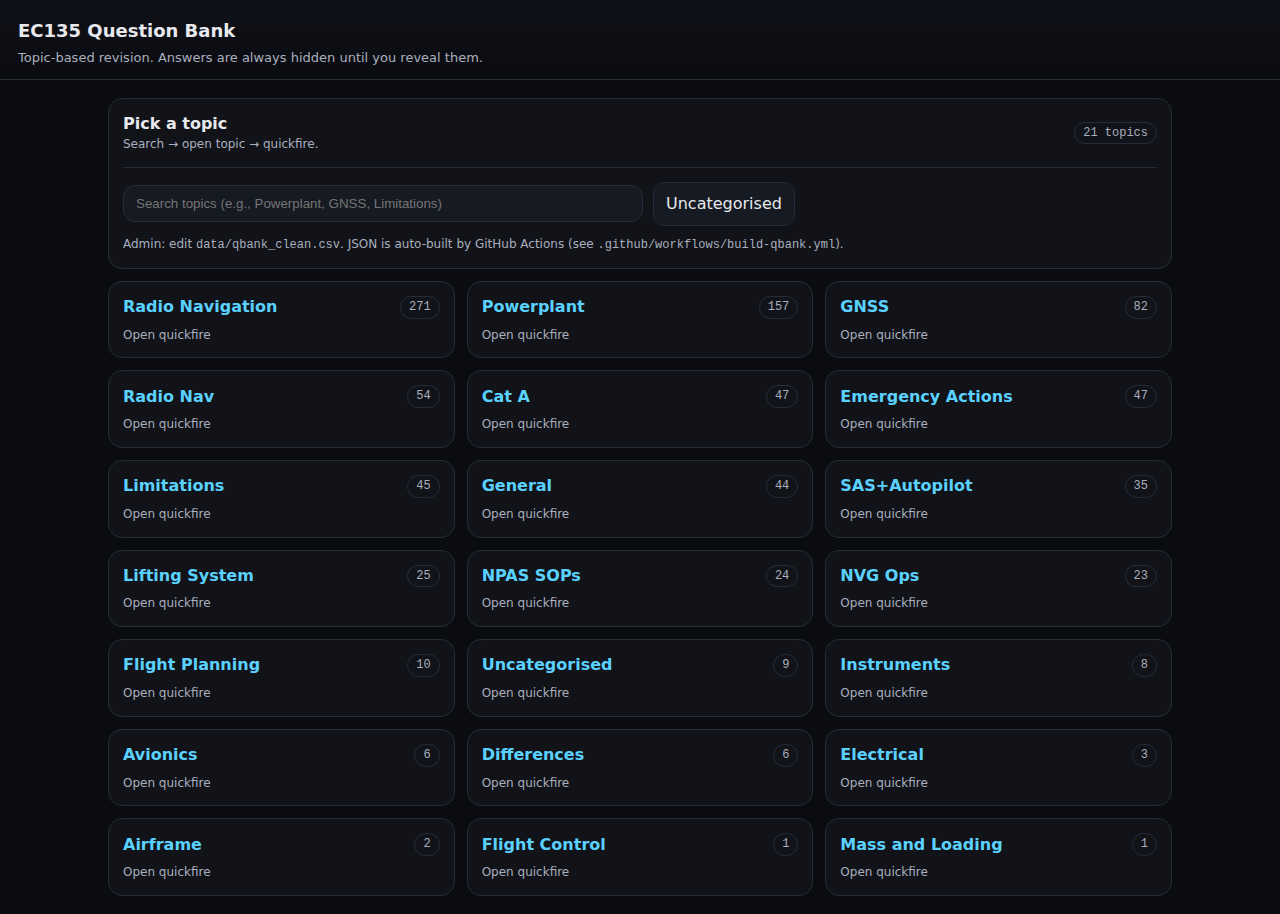
<file: index.html>
<!doctype html>
<html lang="en">
<head>
  <meta charset="utf-8"/>
  <meta name="viewport" content="width=device-width, initial-scale=1"/>
  <title>EC135 Question Bank</title>
  <link rel="stylesheet" href="assets/style.css"/>
</head>
<body data-page="index">
<header>
  <h1>EC135 Question Bank</h1>
  <div class="sub">Topic-based revision. Answers are always hidden until you reveal them.</div>
</header>

<main>
  <div class="card">
    <div class="row" style="justify-content:space-between">
      <div>
        <div style="font-weight:600">Pick a topic</div>
        <div class="small">Search → open topic → quickfire.</div>
      </div>
      <div class="pill" id="count">—</div>
    </div>
    <hr/>
    <div class="row">
      <input id="search" type="search" placeholder="Search topics (e.g., Powerplant, GNSS, Limitations)"/>
      <a class="btn" href="topic.html?topic=Uncategorised">Uncategorised</a>
    </div>
    <div class="small" style="margin-top:10px">
      Admin: edit <span class="kbd">data/qbank_clean.csv</span>. JSON is auto-built by GitHub Actions (see <span class="kbd">.github/workflows/build-qbank.yml</span>).
    </div>
  </div>

  <div style="height:12px"></div>

  <div class="grid" id="topicGrid"></div>
</main>

<script src="assets/app.js"></script>
</body>
</html>
</file>
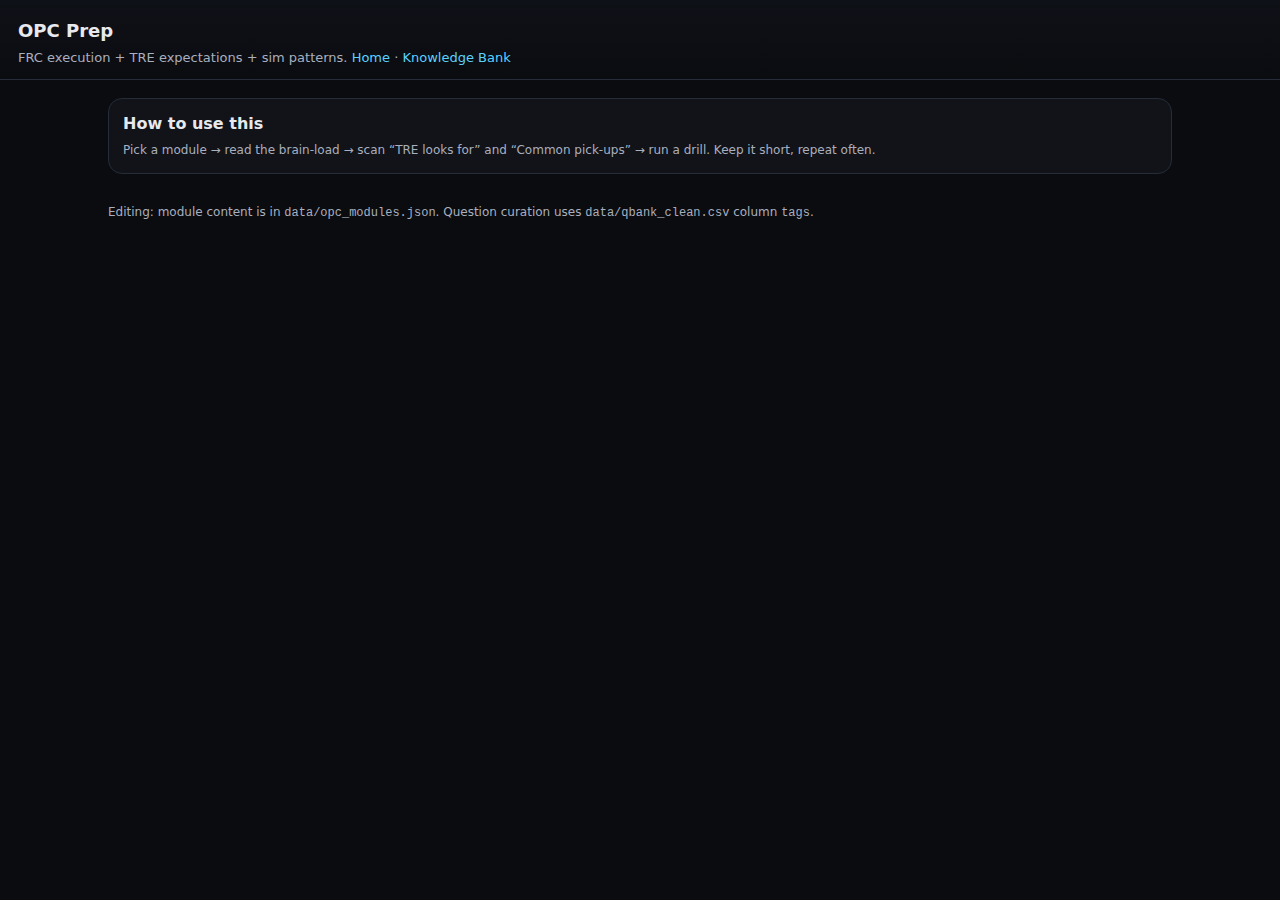
<file: opc/index.html>
<!doctype html>
<html lang="en">
<head>
  <meta charset="utf-8"/>
  <meta name="viewport" content="width=device-width, initial-scale=1"/>
  <title>OPC Prep · EC135 Revision</title>
  <link rel="stylesheet" href="../assets/style.css"/>
</head>
<body data-page="opc-index">
<header>
  <h1>OPC Prep</h1>
  <div class="sub">FRC execution + TRE expectations + sim patterns. <a href="../index.html">Home</a> · <a href="../kb.html">Knowledge Bank</a></div>
</header>

<main>
  <div class="card">
    <div style="font-weight:600">How to use this</div>
    <div class="small" style="margin-top:6px">
      Pick a module → read the brain-load → scan “TRE looks for” and “Common pick-ups” → run a drill.
      Keep it short, repeat often.
    </div>
  </div>

  <div style="height:12px"></div>

  <div class="grid" id="opcGrid"></div>

  <div style="height:18px"></div>
  <div class="small">
    Editing: module content is in <span class="kbd">data/opc_modules.json</span>. Question curation uses <span class="kbd">data/qbank_clean.csv</span> column <span class="kbd">tags</span>.
  </div>
</main>

<script src="../assets/app.js"></script>
</body>
</html>
</file>
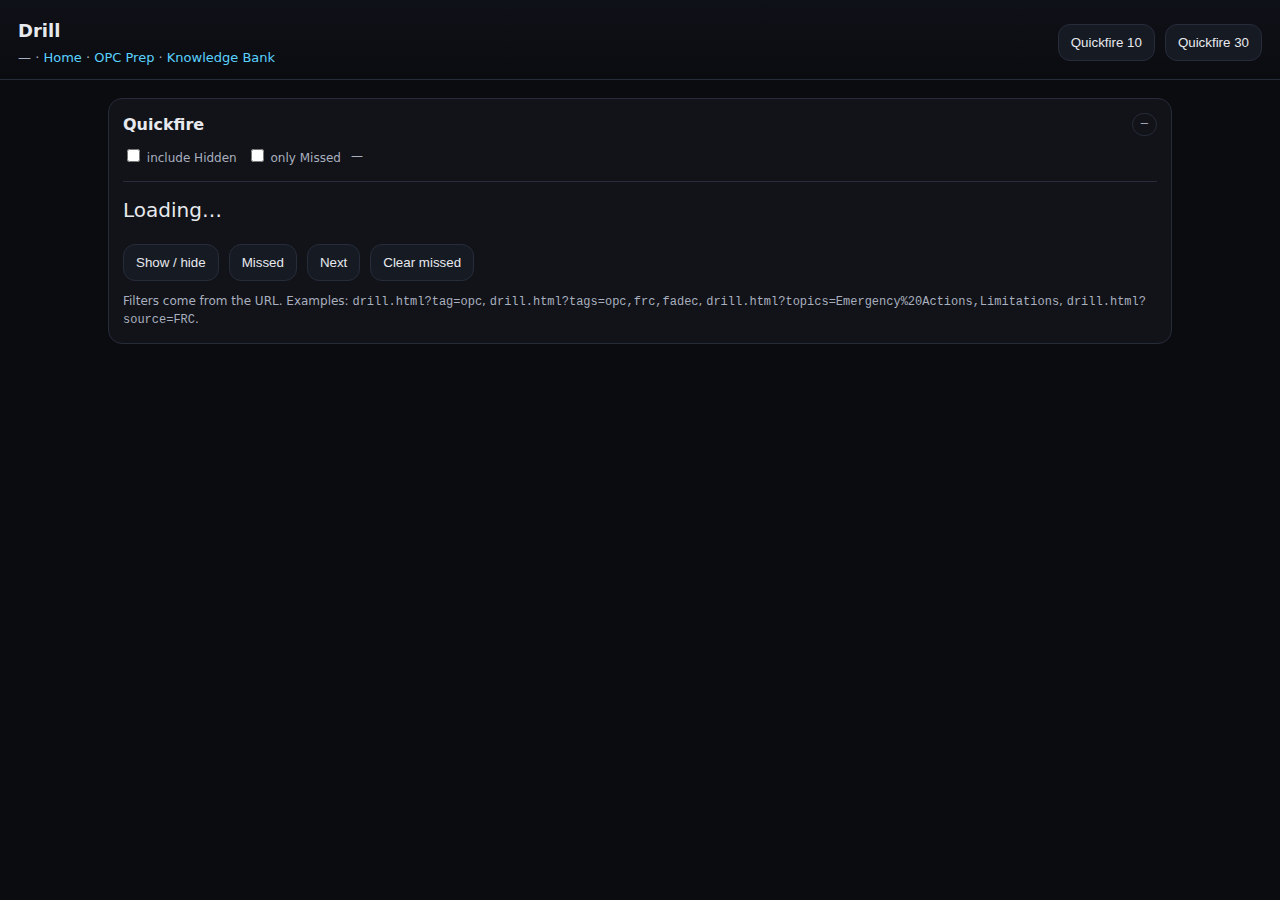
<file: drill.html>
<!doctype html>
<html lang="en">
<head>
  <meta charset="utf-8"/>
  <meta name="viewport" content="width=device-width, initial-scale=1"/>
  <title>Drill · EC135 Revision</title>
  <link rel="stylesheet" href="assets/style.css"/>
</head>
<body data-page="drill">
<header>
  <div class="row" style="justify-content:space-between">
    <div>
      <h1 id="drillTitle">Drill</h1>
      <div class="sub"><span id="drillMeta">—</span> · <a href="index.html">Home</a> · <a href="opc/index.html">OPC Prep</a> · <a href="kb.html">Knowledge Bank</a></div>
    </div>
    <div class="row">
      <button id="btn10">Quickfire 10</button>
      <button id="btn30">Quickfire 30</button>
    </div>
  </div>
</header>

<main>
  <div class="card">
    <div class="row" style="justify-content:space-between">
      <div style="font-weight:600">Quickfire</div>
      <div class="pill" id="progress">—</div>
    </div>

    <div style="height:10px"></div>

    <div class="row">
      <label class="small"><input type="checkbox" id="toggleHidden"/> include Hidden</label>
      <label class="small"><input type="checkbox" id="toggleMissed"/> only Missed</label>
      <span class="small" id="missedCount">—</span>
    </div>

    <hr/>

    <p class="bigq" id="qText">Loading…</p>
    <div class="small" id="refText"></div>

    <div id="answerBox" class="answer hidden">
      <div style="font-weight:600; margin-bottom:6px">Answer</div>
      <div id="aText"></div>
    </div>

    <div style="height:12px"></div>

    <div class="row">
      <button id="btnReveal">Show / hide</button>
      <button id="btnMiss">Missed</button>
      <button id="btnNext">Next</button>
      <button id="btnClearMissed">Clear missed</button>
    </div>

    <div style="height:12px"></div>
    <div class="small">
      Filters come from the URL. Examples:
      <span class="kbd">drill.html?tag=opc</span>,
      <span class="kbd">drill.html?tags=opc,frc,fadec</span>,
      <span class="kbd">drill.html?topics=Emergency%20Actions,Limitations</span>,
      <span class="kbd">drill.html?source=FRC</span>.
    </div>
  </div>
</main>

<script src="assets/app.js"></script>
</body>
</html>
</file>
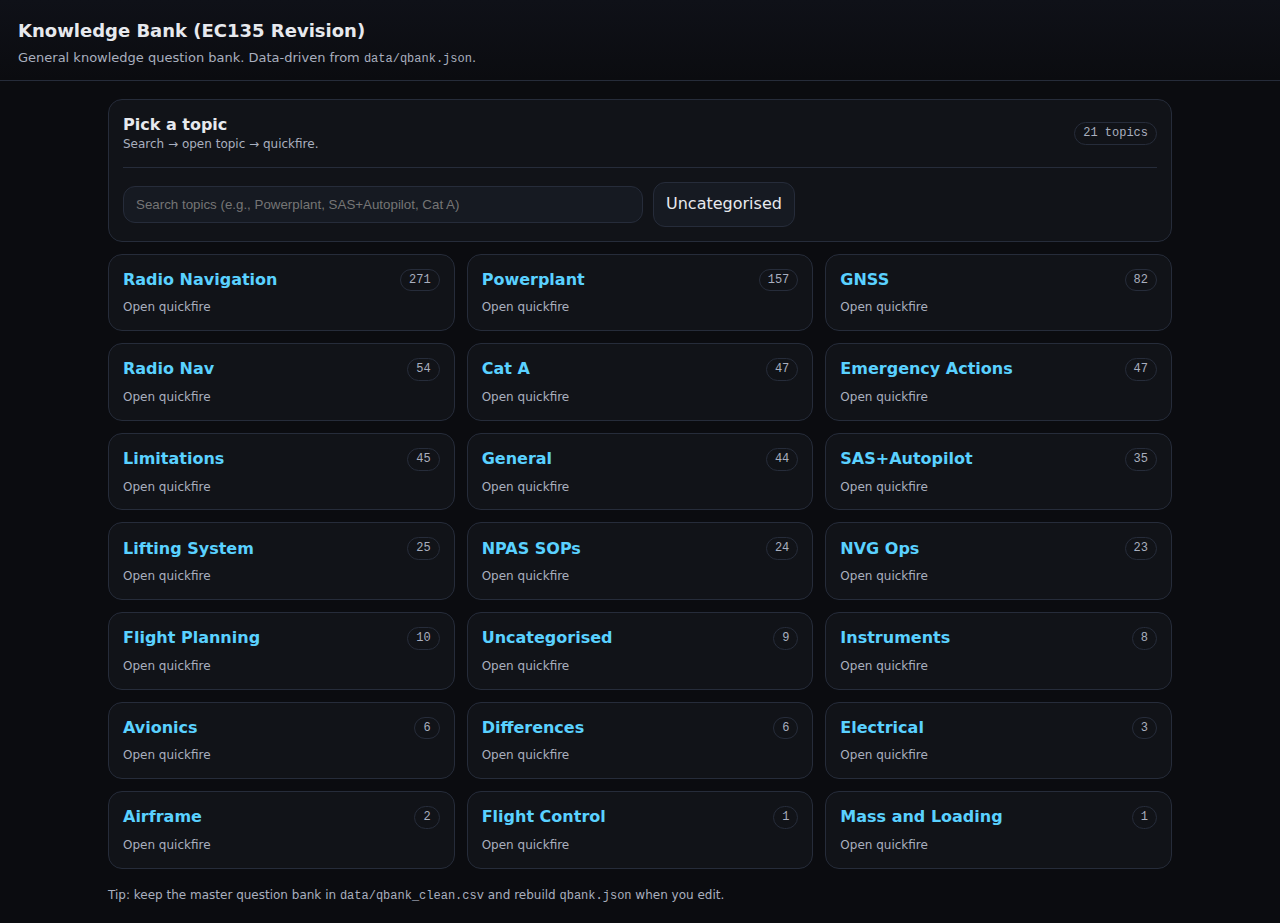
<file: kb.html>
<!doctype html>
<html lang="en">
<head>
  <meta charset="utf-8"/>
  <meta name="viewport" content="width=device-width, initial-scale=1"/>
  <title>Knowledge Bank (EC135 Revision)</title>
  <link rel="stylesheet" href="assets/style.css"/>
</head>
<body data-page="index">
<header>
  <h1>Knowledge Bank (EC135 Revision)</h1>
  <div class="sub">General knowledge question bank. Data-driven from <span class="kbd">data/qbank.json</span>.</div>
</header>

<main>
  <div class="card">
    <div class="row" style="justify-content:space-between">
      <div>
        <div style="font-weight:600">Pick a topic</div>
        <div class="small">Search → open topic → quickfire.</div>
      </div>
      <div class="pill" id="count">—</div>
    </div>
    <hr/>
    <div class="row">
      <input id="search" type="search" placeholder="Search topics (e.g., Powerplant, SAS+Autopilot, Cat A)"/>
      <a class="btn" href="topic.html?topic=Uncategorised">Uncategorised</a>
    </div>
  </div>

  <div style="height:12px"></div>

  <div class="grid" id="topicGrid"></div>

  <div style="height:18px"></div>
  <div class="small">
    Tip: keep the master question bank in <span class="kbd">data/qbank_clean.csv</span> and rebuild <span class="kbd">qbank.json</span> when you edit.
  </div>
</main>

<script src="assets/app.js"></script>
</body>
</html>
</file>
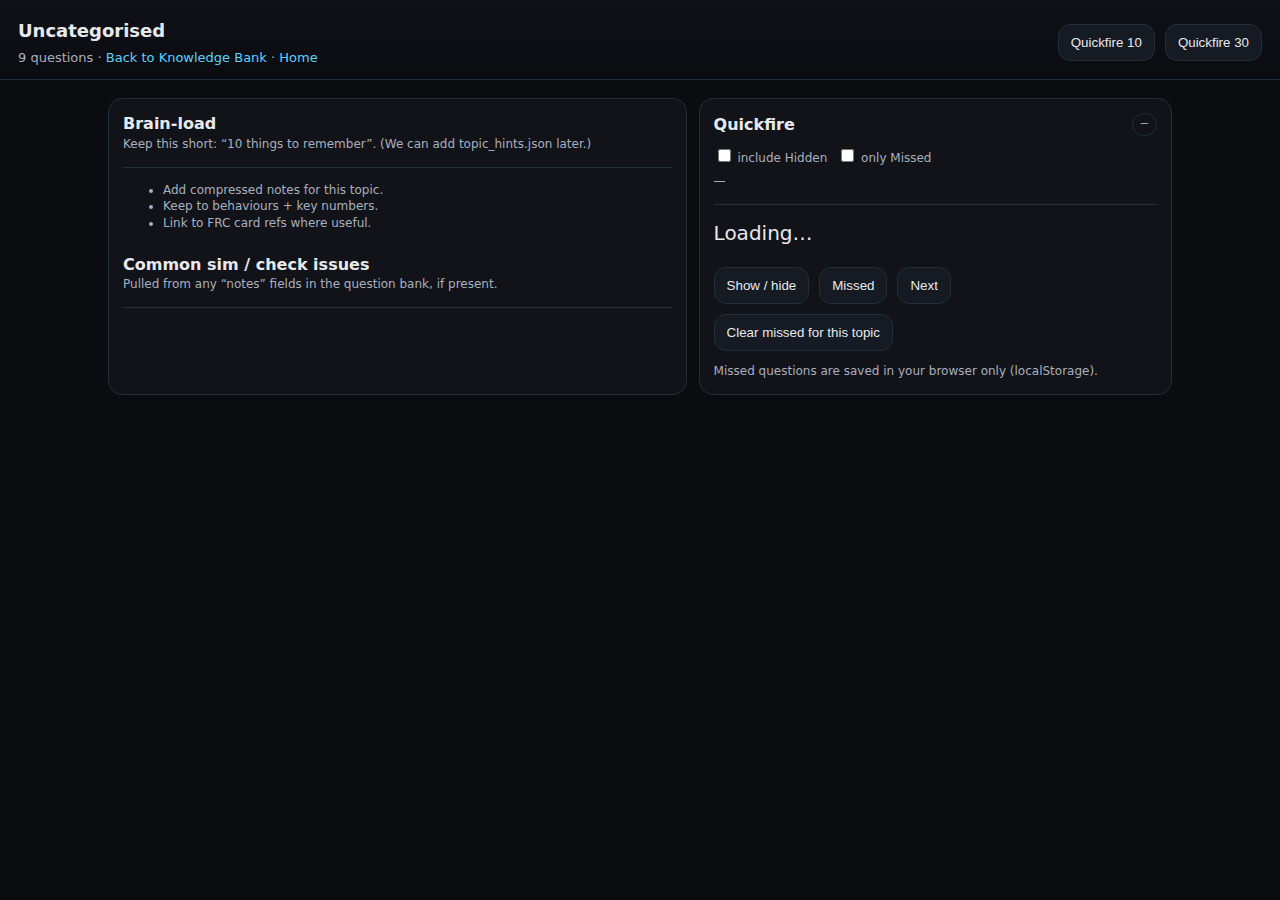
<file: topic.html>
<!doctype html>
<html lang="en">
<head>
  <meta charset="utf-8"/>
  <meta name="viewport" content="width=device-width, initial-scale=1"/>
  <title>Topic · EC135 Revision</title>
  <link rel="stylesheet" href="assets/style.css"/>
</head>
<body data-page="topic">
<header>
  <div class="row" style="justify-content:space-between">
    <div>
      <h1 id="topicTitle">Topic</h1>
      <div class="sub"><span id="topicMeta">—</span> · <a href="kb.html">Back to Knowledge Bank</a> · <a href="index.html">Home</a></div>
    </div>
    <div class="row">
      <button id="btn10">Quickfire 10</button>
      <button id="btn30">Quickfire 30</button>
    </div>
  </div>
</header>

<main>
  <div class="grid" style="grid-template-columns: 1.1fr 0.9fr;">
    <div class="card">
      <div style="font-weight:600">Brain-load</div>
      <div class="small">Keep this short: “10 things to remember”. (We can add topic_hints.json later.)</div>
      <hr/>
      <ul class="small">
        <li>Add compressed notes for this topic.</li>
        <li>Keep to behaviours + key numbers.</li>
        <li>Link to FRC card refs where useful.</li>
      </ul>

      <div style="height:10px"></div>
      <div style="font-weight:600">Common sim / check issues</div>
      <div class="small">Pulled from any “notes” fields in the question bank, if present.</div>
      <hr/>
      <ul id="simHints" class="small"></ul>
    </div>

    <div class="card">
      <div class="row" style="justify-content:space-between">
        <div style="font-weight:600">Quickfire</div>
        <div class="pill" id="progress">—</div>
      </div>

      <div style="height:10px"></div>

      <div class="row">
        <label class="small"><input type="checkbox" id="toggleHidden"/> include Hidden</label>
        <label class="small"><input type="checkbox" id="toggleMissed"/> only Missed</label>
      </div>
      <div class="small" id="missedCount" style="margin-top:6px">—</div>

      <hr/>

      <p class="bigq" id="qText">Loading…</p>
      <div class="small" id="refText"></div>

      <div id="answerBox" class="answer hidden">
        <div style="font-weight:600; margin-bottom:6px">Answer</div>
        <div id="aText"></div>
      </div>

      <div style="height:12px"></div>

      <div class="row">
        <button id="btnReveal">Show / hide</button>
        <button id="btnMiss">Missed</button>
        <button id="btnNext">Next</button>
      </div>

      <div style="height:10px"></div>
      <button id="btnClearMissed">Clear missed for this topic</button>

      <div style="height:12px"></div>
      <div class="small">Missed questions are saved in your browser only (localStorage).</div>
    </div>
  </div>
</main>

<script src="assets/app.js"></script>
</body>
</html>
</file>
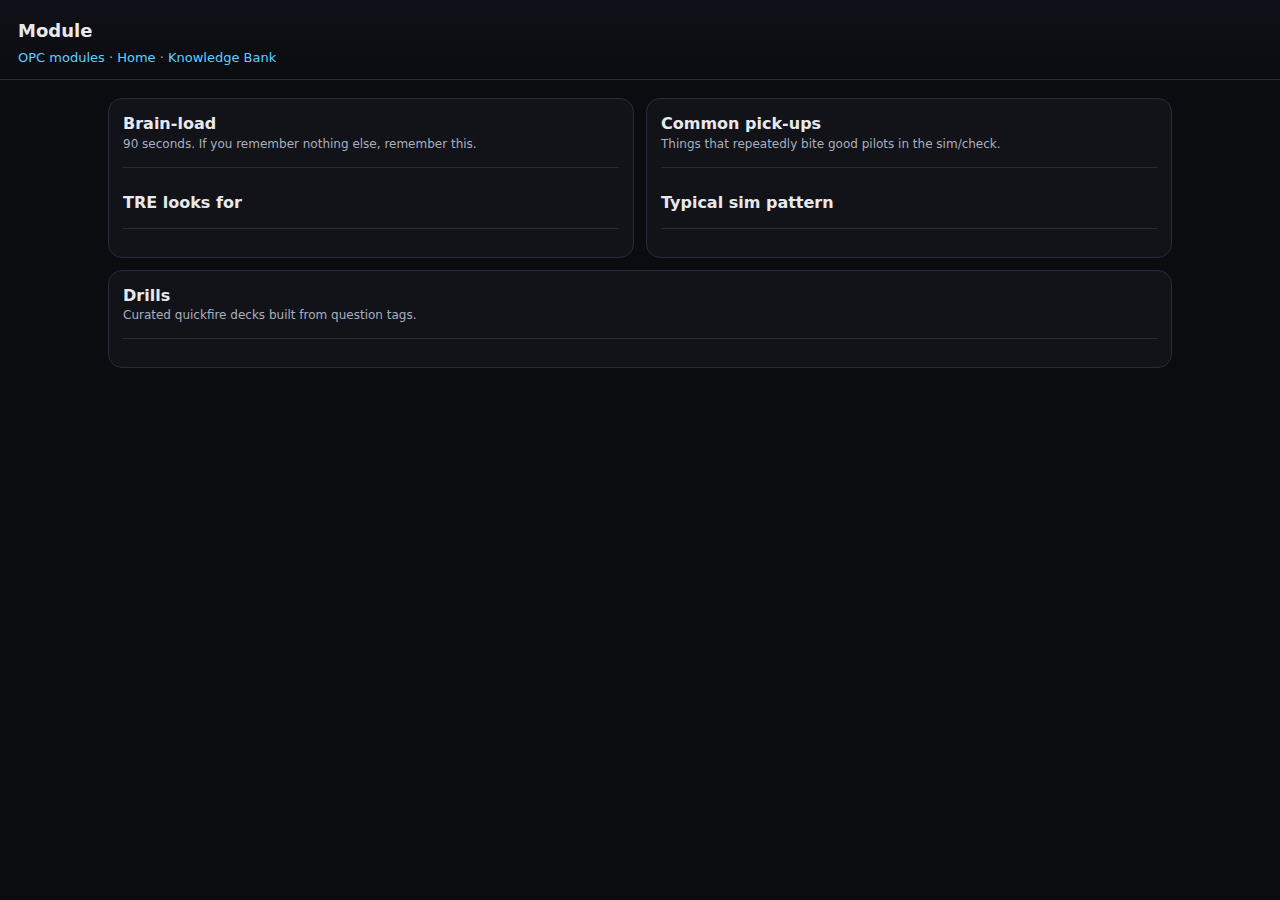
<file: opc/module.html>
<!doctype html>
<html lang="en">
<head>
  <meta charset="utf-8"/>
  <meta name="viewport" content="width=device-width, initial-scale=1"/>
  <title>Module · OPC Prep</title>
  <link rel="stylesheet" href="../assets/style.css"/>
</head>
<body data-page="opc-module">
<header>
  <div class="row" style="justify-content:space-between">
    <div>
      <h1 id="modTitle">Module</h1>
      <div class="sub"><a href="index.html">OPC modules</a> · <a href="../index.html">Home</a> · <a href="../kb.html">Knowledge Bank</a></div>
    </div>
  </div>
</header>

<main>
  <div class="grid" style="grid-template-columns: 1fr 1fr;">
    <div class="card">
      <div style="font-weight:700">Brain-load</div>
      <div class="small">90 seconds. If you remember nothing else, remember this.</div>
      <hr/>
      <ul id="modSummary" class="small"></ul>

      <div style="height:10px"></div>
      <div style="font-weight:700">TRE looks for</div>
      <hr/>
      <ul id="modTRE" class="small"></ul>
    </div>

    <div class="card">
      <div style="font-weight:700">Common pick-ups</div>
      <div class="small">Things that repeatedly bite good pilots in the sim/check.</div>
      <hr/>
      <ul id="modPickups" class="small"></ul>

      <div style="height:10px"></div>
      <div style="font-weight:700">Typical sim pattern</div>
      <hr/>
      <ul id="modPatterns" class="small"></ul>
    </div>
  </div>

  <div style="height:12px"></div>

  <div class="card">
    <div style="font-weight:700">Drills</div>
    <div class="small">Curated quickfire decks built from question tags.</div>
    <hr/>
    <div class="row" id="modDrills"></div>
  </div>
</main>

<script src="../assets/app.js"></script>
</body>
</html>
</file>
<file: assets/style.css>
:root{
  --bg:#0b0c10;
  --panel:#111318;
  --panel2:#161a22;
  --text:#e7e9ee;
  --muted:#a9afbf;
  --accent:#5ad1ff;
  --border:#262c3a;
  --mono: ui-monospace, SFMono-Regular, Menlo, Monaco, Consolas, "Liberation Mono", "Courier New", monospace;
  --sans: system-ui, -apple-system, Segoe UI, Roboto, Helvetica, Arial, "Apple Color Emoji", "Segoe UI Emoji";
}
*{box-sizing:border-box}
body{margin:0;font-family:var(--sans);background:var(--bg);color:var(--text);line-height:1.4}
a{color:var(--accent);text-decoration:none}
a:hover{text-decoration:underline}
header{padding:18px 18px 12px;border-bottom:1px solid var(--border);background:linear-gradient(180deg,#0f1118,var(--bg));position:sticky;top:0;z-index:5}
h1{margin:0;font-size:18px}
.sub{color:var(--muted);font-size:13px;margin-top:6px}
main{padding:18px;max-width:1100px;margin:0 auto}
.card{background:var(--panel);border:1px solid var(--border);border-radius:14px;padding:14px}
.grid{display:grid;grid-template-columns:repeat(auto-fit,minmax(260px,1fr));gap:12px}
.row{display:flex;gap:10px;flex-wrap:wrap;align-items:center}
input[type="search"]{width:min(520px,100%);padding:10px 12px;border-radius:12px;border:1px solid var(--border);background:var(--panel2);color:var(--text);outline:none}
button,.btn{padding:10px 12px;border-radius:12px;border:1px solid var(--border);background:var(--panel2);color:var(--text);cursor:pointer}
button:hover,.btn:hover{border-color:#3a4560}
.pill{font-family:var(--mono);font-size:12px;color:var(--muted);border:1px solid var(--border);border-radius:999px;padding:2px 8px}
hr{border:none;border-top:1px solid var(--border);margin:14px 0}
.kbd{font-family:var(--mono);font-size:12px;color:var(--muted)}
.small{font-size:12px;color:var(--muted)}
.bigq{font-size:20px;margin:0 0 8px}
.answer{background:rgba(90,209,255,.08);border:1px solid rgba(90,209,255,.25);padding:12px;border-radius:12px;margin-top:10px}
.hidden{display:none}
</file>
